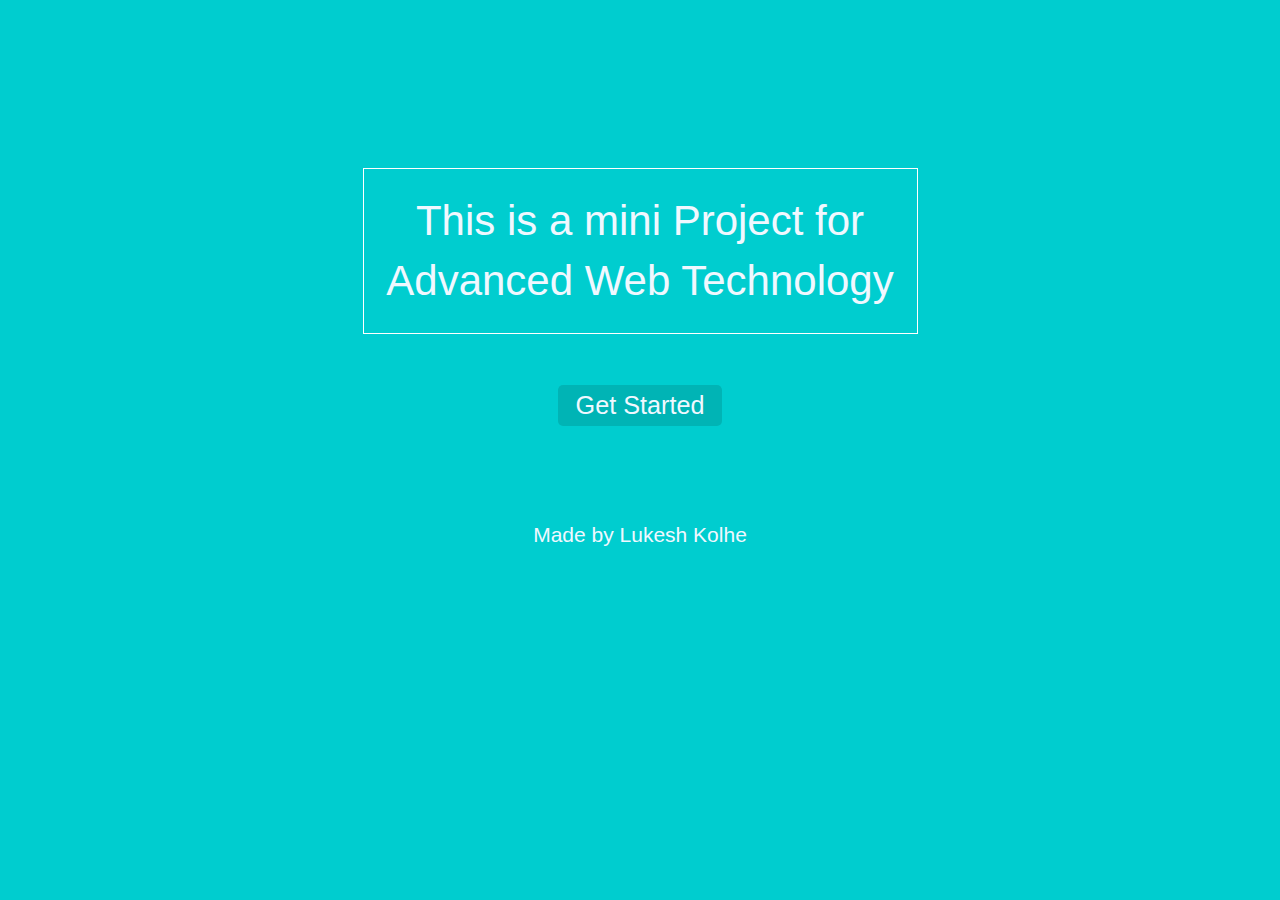
<file: index.html>
<!Doctype html>
<html>

<head>
    <title>Mini Project</title>
    <link rel="stylesheet" href="style.css" />
    <!-- Latest compiled and minified CSS -->
    <link rel="stylesheet" href="https://maxcdn.bootstrapcdn.com/bootstrap/3.4.1/css/bootstrap.min.css">

    <!-- jQuery library -->
    <script src="https://ajax.googleapis.com/ajax/libs/jquery/3.5.1/jquery.min.js"></script>

    <!-- Latest compiled JavaScript -->
    <script src="https://maxcdn.bootstrapcdn.com/bootstrap/3.4.1/js/bootstrap.min.js"></script>
</head>

<body style="background-color:#00cdcf">
    <div class="container">
        <div class="row">
            <div class="col-md-3"></div>
            <div class="col-md-6 col-12">
                <div class="tex">
                    This is a mini Project for Advanced Web Technology
                </div>
                <div class="button">
                    <a href="name.html"><p class="get">Get Started</p></a>
                </div>
                <div class="made">
                    <p>Made by Lukesh Kolhe</p>
                </div>
            </div>
            <div class="col-md-3"></div>
        </div>
    </div>
</body>

</html>
</file>
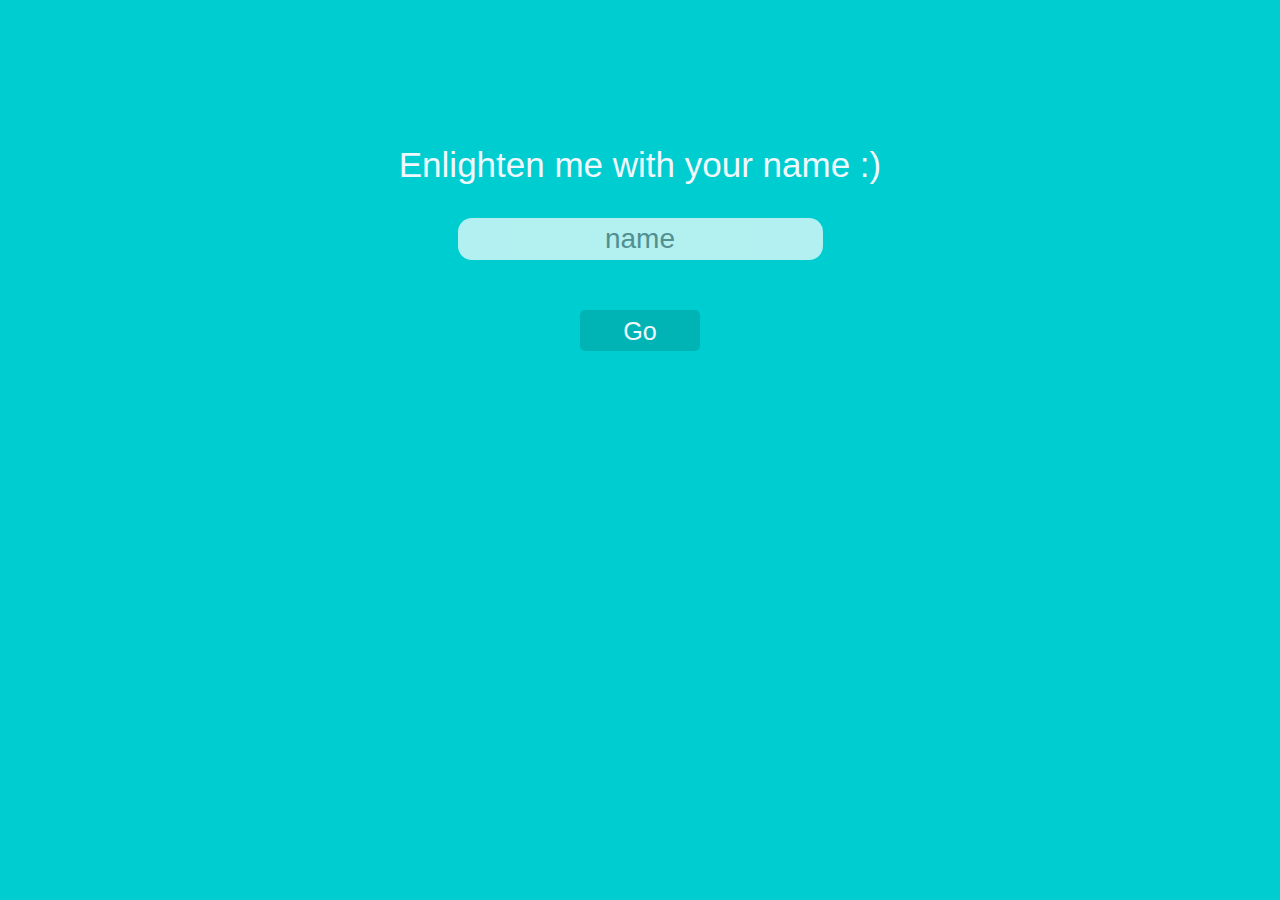
<file: name.html>
<html>

<head>
    <title>name</title>
    <link rel="stylesheet" href="name.css" />
    <!-- Latest compiled and minified CSS -->
    <link rel="stylesheet" href="https://maxcdn.bootstrapcdn.com/bootstrap/3.4.1/css/bootstrap.min.css">

    <!-- jQuery library -->
    <script src="https://ajax.googleapis.com/ajax/libs/jquery/3.5.1/jquery.min.js"></script>

    <!-- Latest compiled JavaScript -->
    <script src="https://maxcdn.bootstrapcdn.com/bootstrap/3.4.1/js/bootstrap.min.js"></script>
    <script src="jvs.js"></script>
</head>

<body style="background-color:#00cdcf">
    <div class="container">
        <div class="col-sm-3"></div>
        <div class="col-sm-6">
            <div class="enlen">
                Enlighten me with your name :)
            </div>
            <div class="row inp">
                <input id="name" onblur="sel()" class="in" placeholder="name" type="text" >
            </div>
            <div class="button">
                <a href="next.html"><p class="go">Go</p></a>
            </div>
        </div>
        <p id="nam2"></p>
        <div class="col-sm-3"></div>
    </div>
</body>

</html>
</file>
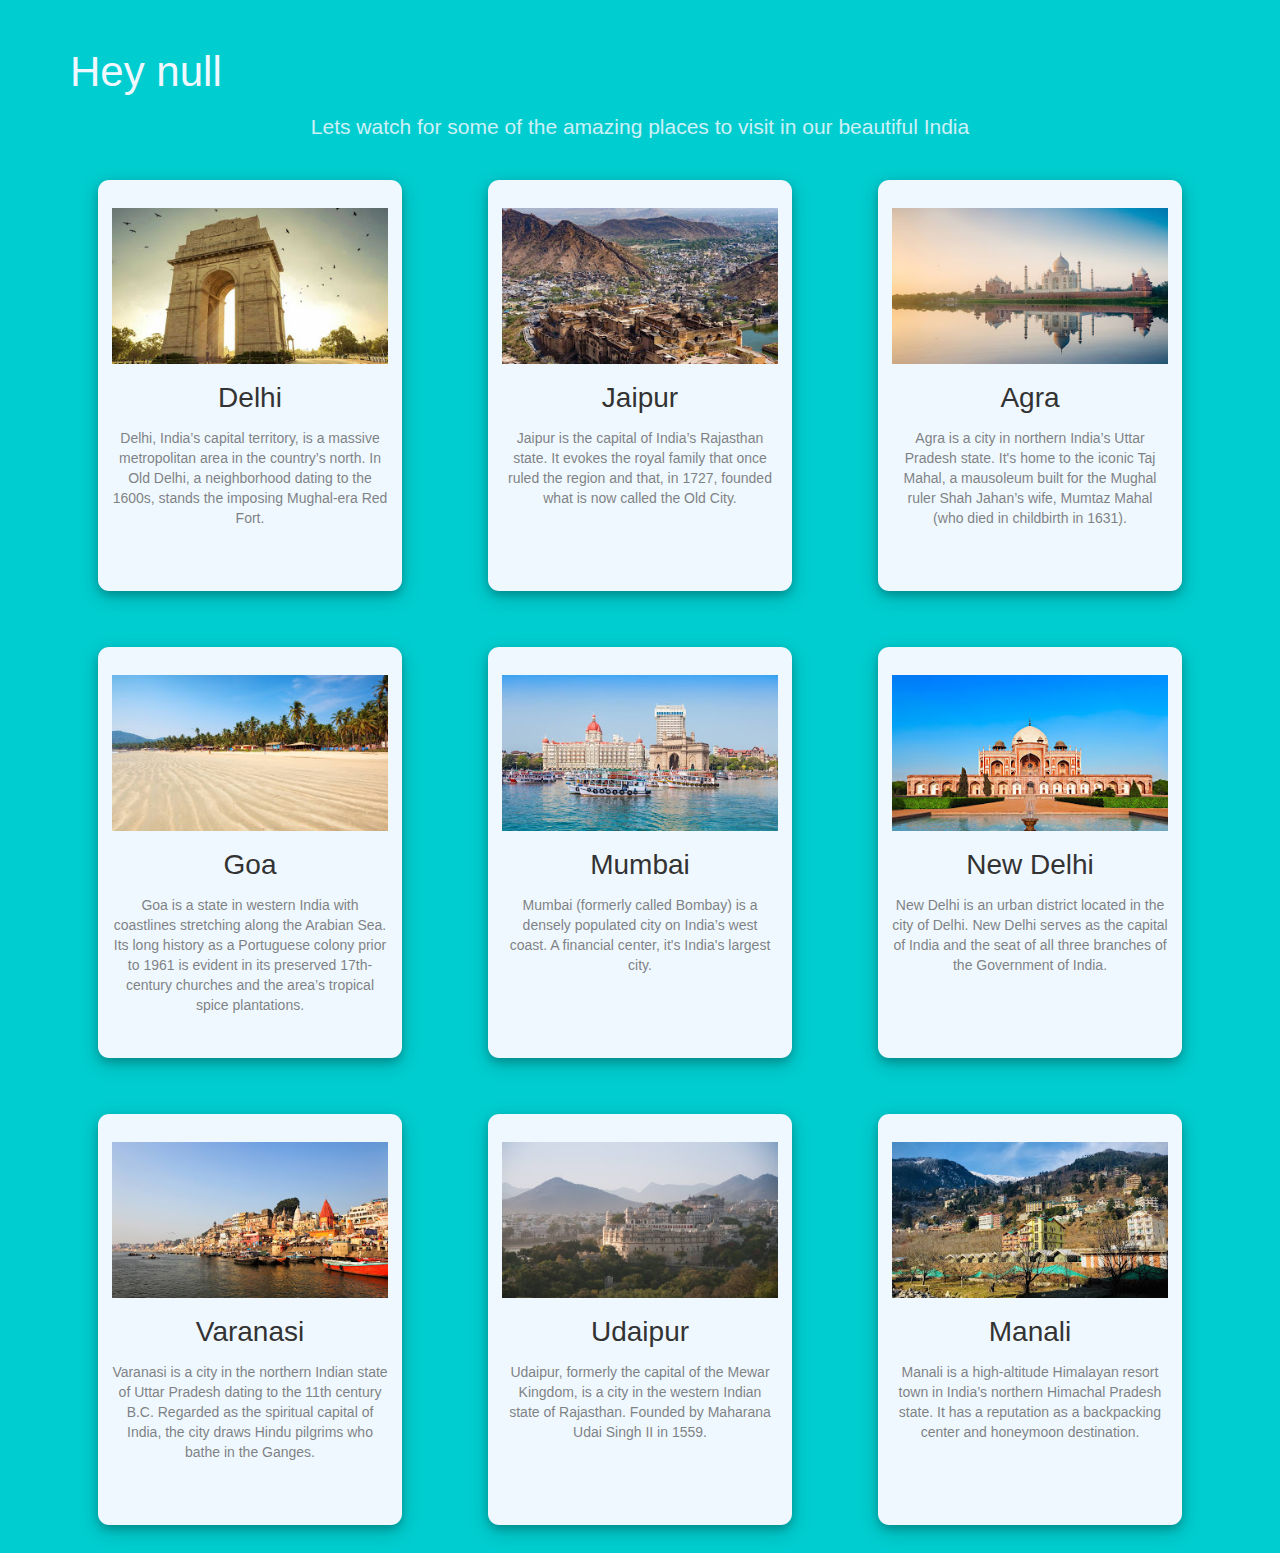
<file: next.html>
<html>

<head>
    <title>name</title>
    <link rel="stylesheet" href="next.css" />
    <!-- Latest compiled and minified CSS -->
    <link rel="stylesheet" href="https://maxcdn.bootstrapcdn.com/bootstrap/3.4.1/css/bootstrap.min.css">

    <!-- jQuery library -->
    <script src="https://ajax.googleapis.com/ajax/libs/jquery/3.5.1/jquery.min.js"></script>

    <!-- Latest compiled JavaScript -->
    <script src="https://maxcdn.bootstrapcdn.com/bootstrap/3.4.1/js/bootstrap.min.js"></script>
    <script src="jvs.js"></script>
</head>

<body onload="loadin()" style="background-color:#00cdcf">
    <div class="container">
        <div class="name">
            <p id="nam3"></p>
        </div>
        <div class="section1">
            <p>Lets watch for some of the amazing places to visit in our beautiful India</p>
        </div>
        <div class="row">
            <div class="col-md-4">
                <div class="card">
                    <div class="image">
                        <img class="img-responsive" src="assets/delhi.jpg">
                    </div>
                    <div class="dest_name">
                        <p>Delhi</p>
                    </div>
                    <div class="description">
                        <p>Delhi, India’s capital territory, is a massive metropolitan area in the country’s north. In
                            Old Delhi, a neighborhood dating to the 1600s, stands the imposing Mughal-era Red Fort.</p>
                    </div>
                </div>
            </div>
            <div class="col-md-4">
                <div class="card">
                    <div class="image">
                        <img class="img-responsive" src="assets/jaipur.jpg">
                    </div>
                    <div class="dest_name">
                        <p>Jaipur</p>
                    </div>
                    <div class="description">
                        <p>Jaipur is the capital of India’s Rajasthan state. It evokes the royal family that once ruled the region and that, in 1727, founded what is now called the Old City.</p>
                    </div>
                </div>
            </div>
            <div class="col-md-4">
                <div class="card">
                    <div class="image">
                        <img class="img-responsive" src="assets/agra.jpg">
                    </div>
                    <div class="dest_name">
                        <p>Agra</p>
                    </div>
                    <div class="description">
                        <p>Agra is a city in northern India’s Uttar Pradesh state. It's home to the iconic Taj Mahal, a mausoleum built for the Mughal ruler Shah Jahan’s wife, Mumtaz Mahal (who died in childbirth in 1631).</p>
                    </div>
                </div>
            </div>
        </div>
        <div class="row">
            <div class="col-md-4">
                <div class="card">
                    <div class="image">
                        <img class="img-responsive" src="assets/goa.jpg">
                    </div>
                    <div class="dest_name">
                        <p>Goa</p>
                    </div>
                    <div class="description">
                        <p>Goa is a state in western India with coastlines stretching along the Arabian Sea. Its long history as a Portuguese colony prior to 1961 is evident in its preserved 17th-century churches and the area’s tropical spice plantations.</p>
                    </div>
                </div>
            </div>
            <div class="col-md-4">
                <div class="card">
                    <div class="image">
                        <img class="img-responsive" src="assets/mumbai.jpg">
                    </div>
                    <div class="dest_name">
                        <p>Mumbai</p>
                    </div>
                    <div class="description">
                        <p>Mumbai (formerly called Bombay) is a densely populated city on India’s west coast. A financial center, it's India's largest city. </p>
                    </div>
                </div>
            </div>
            <div class="col-md-4">
                <div class="card">
                    <div class="image">
                        <img class="img-responsive" src="assets/new delhi.jpg">
                    </div>
                    <div class="dest_name">
                        <p>New Delhi</p>
                    </div>
                    <div class="description">
                        <p>New Delhi is an urban district located in the city of Delhi. New Delhi serves as the capital of India and the seat of all three branches of the Government of India. </p>
                    </div>
                </div>
            </div>
        </div>
        <div class="row">
            <div class="col-md-4">
                <div class="card">
                    <div class="image">
                        <img class="img-responsive" src="assets/varanasi.jpg">
                    </div>
                    <div class="dest_name">
                        <p>Varanasi</p>
                    </div>
                    <div class="description">
                        <p>Varanasi is a city in the northern Indian state of Uttar Pradesh dating to the 11th century B.C. Regarded as the spiritual capital of India, the city draws Hindu pilgrims who bathe in the Ganges.</p>
                    </div>
                </div>
            </div>
            <div class="col-md-4">
                <div class="card">
                    <div class="image">
                        <img class="img-responsive" src="assets/daipur.jpg">
                    </div>
                    <div class="dest_name">
                        <p>Udaipur</p>
                    </div>
                    <div class="description">
                        <p>Udaipur, formerly the capital of the Mewar Kingdom, is a city in the western Indian state of Rajasthan. Founded by Maharana Udai Singh II in 1559.</p>
                    </div>
                </div>
            </div>
            <div class="col-md-4">
                <div class="card">
                    <div class="image">
                        <img class="img-responsive" src="assets/manali.jpg">
                    </div>
                    <div class="dest_name">
                        <p>Manali</p>
                    </div>
                    <div class="description">
                        <p>Manali is a high-altitude Himalayan resort town in India’s northern Himachal Pradesh state. It has a reputation as a backpacking center and honeymoon destination.</p>
                    </div>
                </div>
            </div>
        </div>

    </div>
</body>

</html>
</file>
<file: style.css>
@import url('https://fonts.googleapis.com/css?family=Didact+Gothic&display=swap');
.tex {
    font-size: 3em;
    color: aliceblue;
    text-align: center;
    border: 1px solid white;
    /* display: flex; */
    /* justify-content: center; */
    margin-left: auto;
    margin-right: auto;
    padding: 4%;
    margin-top: 4em;
}
body {
    font-family: Didact Gothic;
}
.button {
    font-size: 1.8em;
    display: flex;
    justify-content: center;
}
.get {
    margin-top: 2em;
    color: aliceblue;
    padding-left: 0.7em;
    padding-right: 0.7em;
    padding-top: 0.1em;
    padding-bottom: 0.1em;
    /* border: 1px solid white; */
    cursor: pointer;
    background-color: #00b4b5;
    border-radius: 0.2em;
}
.made {
    display: flex;
    justify-content: center;
    margin-top: 4em;
    color: aliceblue;
    font-size: 1.5em;
}
</file>
<file: name.css>
@import url('https://fonts.googleapis.com/css?family=Didact+Gothic&display=swap');
.enlen {
    color: aliceblue;
    font-size: 2.5em;
    margin-top: 4em;
    text-align: center;
}
.inp {
    display: flex;
    justify-content: center;
    margin-top: 2em;
}
.in {
    border: none;
    font-size: 2em;
    border-radius: 0.5em;
    opacity: 70%;
    outline: none;
    text-align: center;
}
.button {
    font-size: 1.8em;
    display: flex;
    justify-content: center;
}
.go {
    margin-top: 2em;
    color: aliceblue;
    padding-left: 1.7em;
    padding-right: 1.7em;
    padding-top: 0.1em;
    padding-bottom: 0.1em;
    /* border: 1px solid white; */
    cursor: pointer;
    background-color: #00b4b5;
    border-radius: 0.2em;
}
body {
    font-family: Didact Gothic;
}
</file>
<file: next.css>
@import url('https://fonts.googleapis.com/css?family=Didact+Gothic&display=swap');
.name{
    color: aliceblue;
    font-size: 3em;
    margin-top: 1em;
}
.section1{
    color: aliceblue;
    font-size: 1.5em;
    opacity: 85%;
    text-align: center;
}
.card {
    margin-top: 2em;
    background-color: aliceblue;
    border-radius: 0.8em;
    text-align: center;
    padding-top: 2em;
    padding-bottom: 2em;
    padding-left: 1em;
    padding-right: 1em;
    margin-left: 2em;
    margin-right: 2em;
    margin-bottom: 2em;
    box-shadow: 0 4px 8px 0 rgba(0, 0, 0, 0.2), 0 6px 20px 0 rgba(0, 0, 0, 0.19);
}
img{
    display: block;
    position: relative;
    margin: auto;
}
.dest_name {
    margin-top: 0.5em;
    font-size: 2em;
}
.description {
    opacity: 60%;
    height: 15%;
}
body {
    font-family: Didact Gothic;
}
</file>
